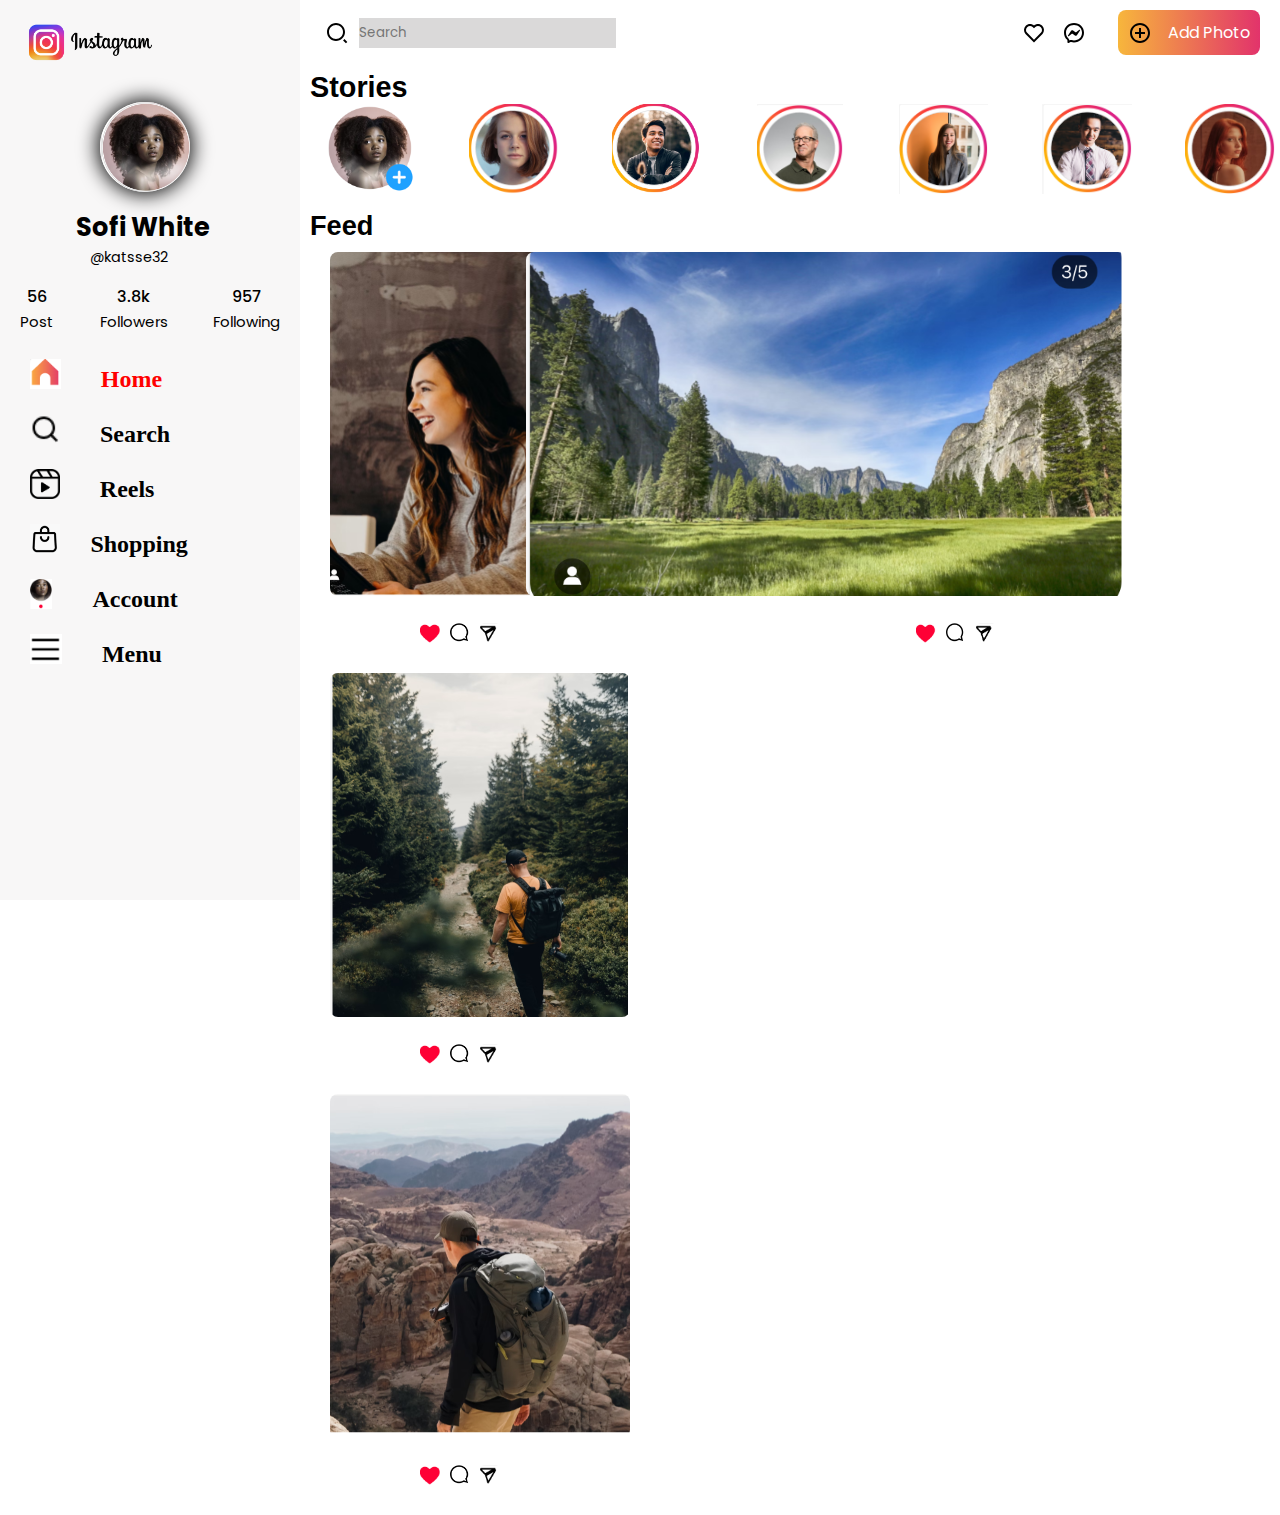
<file: index.html>
<!DOCTYPE html>
<html lang="en">
<head>
    <meta charset="UTF-8">
    <meta name="viewport" content="width=device-width, initial-scale=1.0">
    <title>Instagram</title>
    <link rel="stylesheet" href="style/style.css">

</head>
<body>
    <div class="sidebar">
        <a href="#" class="logo">
            <img src="logo-insta.png" alt="">
        </a>

        <div class="profile">
            <div class="profile-img">
                <img src="DP.png" alt="">
            </div>

            <div class="name">
                <h1>Sofi White</h1>
                <!-- <img src="at the rate.png" alt=""> -->
            </div>

            <span class="thread">@katsse32</span>
        </div>
        <div class="about">

           <div class="box">
            <h3>56</h3>
            <span>Post</span>
           </div>
            
           <div class="box">
            <h3>3.8k</h3>
            <span>Followers</span>
           </div>

           <div class="box">
            <h3>957</h3>
            <span>Following</span>
           </div>
        </div>
           
           
        <div class="menu">   
        <a href="#" class="active">
            <span class="icon">
                <img src="home.png" alt="">
                <i class="ri-search-line"></i>
                <h2 style="font-family:Bitter;">Home</h2>
                <!-- <b>Home</b> -->
            </span>
        </a>

            <a href="#">
                <span class="icon">
                    <img src="search-line.png" alt="">
                    <i class="ri-search-line"></i>
                    <h2 style="font-family:Bitter;">Search</h2>
                </span>
            </a>

            <a href="#">
                <span class="icon">
                    <img src="instagram-reels-logo-18CF7D9510-seeklogo.com.png" alt="">
                    <i class="ri-reels-line"></i>
                    <h2 style="font-family:Bitter;">Reels</h2>
                </span>
            </a>

            <a href="#">
                <span class="icon1">
                    <img src="Screenshot 2024-09-01 014201.png" alt="">
                    <i class="ri-shopping-line"></i>
                    <h2 style="font-family:Bitter;">Shopping</h2>
                </span>
            </a>

            <a href="#">
                <span class="icon">
                    <img src="active.png" alt="">
                    <i class="ri-search-line"></i>
                    <h2 style="font-family:Bitter;">Account</h2>
                </span>
            </a>

            <a href="#">
                <span class="icon">
                    <img src="bar.png" alt="">
                    <i class="ri-search-line"></i>
                    <h2 style="font-family:Bitter;">Menu</h2>
                </span>
            </a>

        </div>
        </div> 
        </div>
    </div>
    
    <div class="main-home">
        <div class="header">
            <div class="search">
                <img src="search-2-line.png" alt="">
                <i class="ri-search-2-line"></i>
                <input type="text" placeholder="Search">
            </div>
            <div class="header-content">
                <img src="heart-line.png" alt="">
                <i class="ri-heart-line"></i>
                <img src="messenger-line.png" alt="">
                <i class="ri-messenger-line"></i>
                <a href="#" class="btn">
                   <img src="add-circle-line.png" alt="">
                   <i class="ri-add-circle-line"></i>
                   <div class="btn-text">Add Photo</div>
             </a>
            </div>
        </div>
        <div class="stories-title">
            <h1 style="font-family:Arial, Helvetica, sans-serif;">Stories</h1>   
        </div>
        <div class="stories">
            <div class="stories-img color">
                <img src="llll.png" alt="">
            </div>

            <div class="stories-img color">
                <img src="1.png" alt="">
            </div>

            <div class="stories-img color">
                <img src="2.png" alt="">
            </div>

            <div class="stories-img color">
                <img src="3.png" alt="">
            </div>

            <div class="stories-img color">
                <img src="4.png" alt="">
            </div>

            <div class="stories-img color">
                <img src="5.png" alt="">
            </div>

            <div class="stories-img color">
                <img src="6.png" alt="">
            </div>
        </div>

        <div class="feed">
                <h1 style="font-family:Arial, Helvetica, sans-serif;">Feed</h1>
                </div>
        </div>
    
     <div class="main-posts">
        <div class="post-box">
            <img src="post1.png" alt="">
            <div class="post-info">
                <div class="post-profile">
                    <div class="likes"><img src="heart.png" alt=""></div>
                    <div class="likes"><img src="comment.png" alt=""></div>
                    <div class="likes"><img src="send.png" alt=""></div>
                </div>
            </div>
                    <!-- <h3>Marques B</h3> -->
        </div>   

            <div class="post-box1">
                <img src="post2.png" alt="">
                <div class="post-info">
                    <div class="post-profile">
                        <div class="likes">
                            <img src="heart.png" alt=""></div>
                            <div class="likes"><img src="comment.png" alt=""></div>
                            <div class="likes"><img src="send.png" alt=""></div>
                        </div>
                    </div>
                    <!-- <h3>Marques B</h3> -->
                </div>
            </div>

            <div class="post-box">
                <img src="post3.png" alt="">
                <div class="post-info">
                    <div class="post-profile">
                        <div class="likes"><img src="heart.png" alt=""></div>
                        <div class="likes"><img src="comment.png" alt=""></div>
                        <div class="likes"><img src="send.png" alt=""></div>
                    </div>
                </div>
                        <!-- <h3>Marques B</h3> -->
            </div>   
    
                <div class="post-box">
                    <img src="post4.png" alt="">
                    <div class="post-info">
                        <div class="post-profile">
                            <div class="likes">
                                <img src="heart.png" alt=""></div>
                                <div class="likes"><img src="comment.png" alt=""></div>
                                <div class="likes"><img src="send.png" alt=""></div>
                            </div>
                        </div>
                        <!-- <h3>Marques B</h3> -->
                    </div>
                </div>
            </div> 
        </div>  
    </div>     
</body>
</html>
</file>
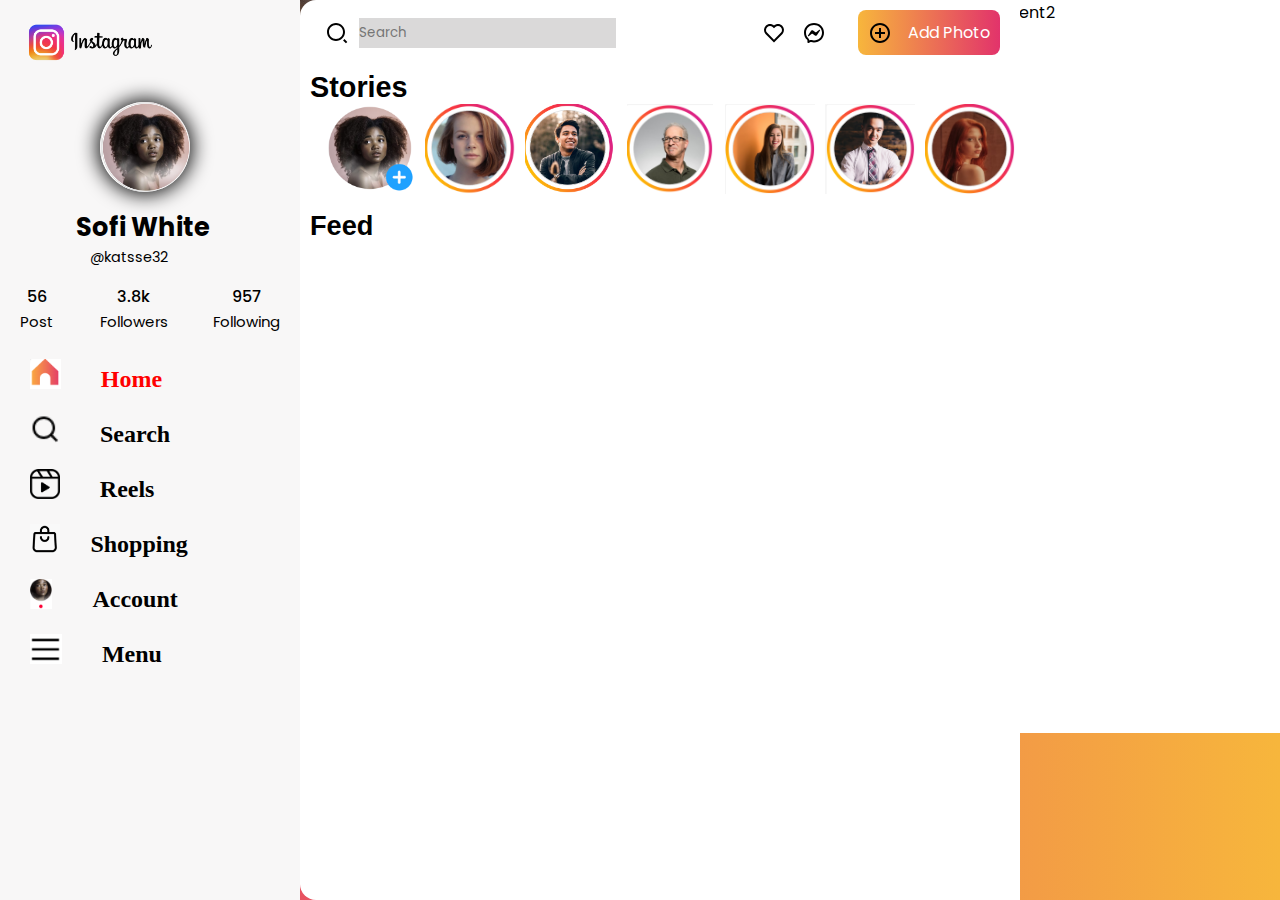
<file: abc.html>
<!DOCTYPE html>
<html lang="en">
<head>
    <meta charset="UTF-8">
    <meta name="viewport" content="width=device-width, initial-scale=1.0">
    <title>Default</title>
    <link rel="stylesheet" href="fight.css">

</head>
<body>
    <div class="sidebar">
        <a href="#" class="logo">
            <img src="logo-insta.png" alt="">
        </a>

        <div class="profile">
            <div class="profile-img">
                <img src="DP.png" alt="">
            </div>

            <div class="name">
                <h1>Sofi White</h1>
                <!-- <img src="at the rate.png" alt=""> -->
            </div>

            <span class="thread">@katsse32</span>
        </div>
        <div class="about">

           <div class="box">
            <h3>56</h3>
            <span>Post</span>
           </div>
            
           <div class="box">
            <h3>3.8k</h3>
            <span>Followers</span>
           </div>

           <div class="box">
            <h3>957</h3>
            <span>Following</span>
           </div>
        </div>
           
           
        <div class="menu">   
        <a href="#" class="active">
            <span class="icon">
                <img src="home.png" alt="">
                <i class="ri-search-line"></i>
                <h2 style="font-family:Bitter;">Home</h2>
                <!-- <b>Home</b> -->
            </span>
        </a>

            <a href="#">
                <span class="icon">
                    <img src="search-line.png" alt="">
                    <i class="ri-search-line"></i>
                    <h2 style="font-family:Bitter;">Search</h2>
                </span>
            </a>

            <a href="#">
                <span class="icon">
                    <img src="instagram-reels-logo-18CF7D9510-seeklogo.com.png" alt="">
                    <i class="ri-reels-line"></i>
                    <h2 style="font-family:Bitter;">Reels</h2>
                </span>
            </a>

            <a href="#">
                <span class="icon1">
                    <img src="Screenshot 2024-09-01 014201.png" alt="">
                    <i class="ri-shopping-line"></i>
                    <h2 style="font-family:Bitter;">Shopping</h2>
                </span>
            </a>

            <a href="#">
                <span class="icon">
                    <img src="active.png" alt="">
                    <i class="ri-search-line"></i>
                    <h2 style="font-family:Bitter;">Account</h2>
                </span>
            </a>

            <a href="#">
                <span class="icon">
                    <img src="bar.png" alt="">
                    <i class="ri-search-line"></i>
                    <h2 style="font-family:Bitter;">Menu</h2>
                </span>
            </a>

        </div>
        </div> 
        </div>
    </div>
    
    <div class="main-home">
        <div class="header">
            <div class="search">
                <img src="search-2-line.png" alt="">
                <i class="ri-search-2-line"></i>
                <input type="text" placeholder="Search">
            </div>
            <div class="header-content">
                <img src="heart-line.png" alt="">
                <i class="ri-heart-line"></i>
                <img src="messenger-line.png" alt="">
                <i class="ri-messenger-line"></i>
                <a href="#" class="btn">
                   <img src="add-circle-line.png" alt="">
                   <i class="ri-add-circle-line"></i>
                   <div class="btn-text">Add Photo</div>
             </a>
            </div>
        </div>
        <div class="stories-title">
            <h1 style="font-family:Arial, Helvetica, sans-serif;">Stories</h1>   
        </div>
        <div class="stories">
            <div class="stories-img color">
                <img src="llll.png" alt="">
            </div>

            <div class="stories-img color">
                <img src="1.png" alt="">
            </div>

            <div class="stories-img color">
                <img src="2.png" alt="">
            </div>

            <div class="stories-img color">
                <img src="3.png" alt="">
            </div>

            <div class="stories-img color">
                <img src="4.png" alt="">
            </div>

            <div class="stories-img color">
                <img src="5.png" alt="">
            </div>

            <div class="stories-img color">
                <img src="6.png" alt="">
            </div>
        </div>

        <div class="feed">
                <h1 style="font-family:Arial, Helvetica, sans-serif;">Feed</h1>
                </div>
        </div>
    
        <div class="main-posts">
            <!-- <div class="post-box">
                <img src="post1.png" alt="">
                <div class="post-info">
                    <div class="post-profile">
                        <div class="likes">
                        <img src="heart.png" alt=""></div>
                        <div class="likes"><img src="comment.png" alt=""></div>
                        <div class="likes"><img src="bookmark.png" alt=""></div>
                        </div>
                    </div>
                     <h3>Marques B</h3> 
                </div>
            </div>

            <div class="post-box">
                <img src="post2.png" alt="">
                <div class="post-info">
                    <div class="post-profile">
                        <div class="likes">
                        <img src="heart.png" alt=""></div>
                        <div class="likes"><img src="comment.png" alt=""></div>
                        <div class="likes"><img src="bookmark.png" alt=""></div>
                        </div>
                    </div>
                     <h3>Marques B</h3> 
                </div>
            </div>

            <div class="post-box">
                <img src="post3.png" alt="">
                <div class="post-info">
                    <div class="post-profile">
                        <div class="likes">
                        <img src="heart.png" alt=""></div>
                        <div class="likes"><img src="comment.png" alt=""></div>
                        <div class="likes"><img src="bookmark.png" alt=""></div>
                        </div>
                    </div>
                     <h3>Marques B</h3>
                </div>
            </div>

    <div class="post-box">
        <img src="post4.png" alt="">
        <div class="post-info">
            <div class="post-profile">
                <div class="likes"><img src="heart.png" alt=""></div>
                <div class="likes"><img src="comment.png" alt=""></div>
                <div class="likes"><img src="bookmark.png" alt=""></div>
            </div>
            </div>
                     <h3>Marques B</h3> 
            </div>
    </div>  -->
    <div class="main-posts">
        <div class="post1"><img src="post1.png" alt=""></div>
        <div class="child Sidebar">Sidebar</div>
        <div class="child c1 ">Content1</div>
        <div class="child c2">Content2</div>
        <div class="child c3">Content3</div>
        <div class="child Footer">Footer</div>
    </div>
    
</body>
</html>
</file>
<file: style/style.css>
@import url('https://fonts.googleapis.com/css2?family=Poppins:ital,wght@0,100;0,200;0,300;0,400;0,500;0,600;0,700;0,800;0,900;1,100;1,200;1,300;1,400;1,500;1,600;1,700;1,800;1,900&display=swap');


*{
    font-family: "Poppins" , sans-serif;
    margin: 0;
    padding: 0;
    box-sizing: border-box ;
    list-style: none;
    text-decoration: none;
}
body{
    background: white;
}
:root{
    background: linear-gradient(to right, #e2336b,rgb(247, 182, 60) );
}

.sidebar{
    position:fixed;
    width: 300px;
    height: 100vh;
    background: rgb(248, 247, 247);
    padding: 20px;

}

.main-home{
    position: var(100%-300px);
    margin-left: 300px;
    width: calc(100%-300px);
    min-height: 20vh;
    top: 0;
    left: 300px;
    background: white;
    border-radius: 1rem 0 0 1rem;
    z-index: 1000;
}
.logo img{
    width: 140px;
    padding-bottom: 30px;
}

.profile-img{
    display: flex;
    flex-direction: row;
    align-items: center;
    justify-content: center;
    width: 90px;
    height: 90px;
    border-radius: 100%;
    /* border: 2px solid white; */
}
.profile-img img{
    padding-left: 0px;
    margin-left: 160px;
    width: 90px;
    
    box-shadow: 0 0 20px 2px ;
    height: 90px;
    object-fit: cover;
    border-radius: 100%;
    object-position: center;

}

.profile-img img{
    display: block;
    width: 100%;
    /* border-radius: 5px  ; */
}
.profile-img:hover{
    transform: scale(1.3);
    z-index: 2;
}

.name{
    display: flex;
    align-items: center;
    padding-left: 50px;
    margin: 1rem 0 0 0.4rem; 
}

.name h1{
    text-align: center;
    font-size: 1.6rem;
    padding-left: 0px;
    /* font-family: sans-serif; */
}

.name img{
    margin-left: 4px;
    object-fit: contain ;
}

.thread{
    display: flex;
    align-items: center;
    padding-left: 70px;
    padding-top: 0px;
    font-size: 0.9rem;
}

.about{
    display: flex;
    justify-content:space-between;
    margin-top: 1rem;
}

.box{
    text-align: center;  
}
.box h3{
    font-size: 1rem;
    font-weight: 500;
}
.box span{
    font-size: 0.938rem;
    font-weight: 400;
}

.icon{
    display: flex;
    width: 30px;
    height: 30px;
    padding-top: 0px;
    margin-top: 25px;
    margin-left: 10px;
}
.icon h2{
    display: flex;
    margin-left: 40px;
}
.icon1{
    display: flex;
    width: 40px;
    height: 30px;
    padding-top: 0px;
    margin-top: 25px;
    margin-left: 10px;
}
.icon1 h2{
    display: flex;
    margin-left: 30px;
    
}


.menu a{
    width: 100%;
    font-size: 1rem;
    color: black;
    display: flex;
    align-items: center;
    line-height: 40px;
}
.menu a:hover,
.menu .active{
    color: red;
}


.main-home{
    padding: 10px;
    overflow: hidden;
}
.header{
    display: flex;
    align-items: center;
    justify-content: space-between;

}
.search{
    display: flex;
    align-items: center;
    margin-left: 5px;
    background: white;
    width: 200px;
    height: 2.4rem;
    padding: 10px;
    border-radius: 10px;
}
.search input{
    border: none;
    outline: none;
    height: 30px;
    background: rgb(218, 217, 217);
    margin-left: 10px;
    text-align:justify;
}

.search o{
    font-size: 60px;
    margin-left: 10px;
}

.header-content{
    display: flex;
    align-items:center;
    
}
.header-content i{
    color: black;
    font-size: 20px;
    margin-left: 1rem;
    align-content: end;
}
.header-content .btn{
    display:flex;
    align-items:end;
    margin-right: 10px;
    padding: 10px;
    border-radius: 8px;
    background: linear-gradient(to right,rgb(247, 182, 60), #e2336b );
    margin-left: 1rem;
}

.header-content .btn i{
    color: hsla(0, 0%, 100%, 0.6);
    margin-right: 10;
}
.btn-text{
    color: white;
}

.stories-title{
    display: flex;
    justify-content: space-between;
    margin-top: 1rem;
}
.stories-title h1{
    font-size: 1.8rem;
}
.stories-title .btn i{
    font-size: 24px;
    margin-right: 10px;
}
.stories-title .btn{
    display: flex;
    align-items: center;
}
.stories{
    display: flex;
    align-items: center;
    justify-content: space-between;
    margin-top: 0rem;
}
.stories-img img{
    padding-left: 0px;
    margin-left: 10px;
    width: 90px;
    height: 90px;
    object-fit: cover;
    /* border-radius: 100%; */
    object-position: center;

}
.stories-img{
    display: flex;
    flex-direction: row;
    align-items: center;
    justify-content: center;
    margin-left: 10px;
    margin-top: 0px;
    width: 90px;
    height: 90px;
    border-radius: 100%;
    /* border: 2px solid white; */
}
.stories-img img{
    display: block;
    width: 100%;
    /* border-radius: 5px  ; */
}
.stories-img:hover{
    transform: scale(1.3);
    z-index: 2;
}
.stories-lll img{
    padding-left: 0px;
    margin-left: 10px;
    width: 90px;
    height: 90px;
    object-fit: cover;
    border-radius: 100%;
    object-position: center;
}
.feed{
    display: flex;
    align-items: center;
    justify-content: space-between;
    margin-top: 1rem;
}
.feed h1{
    font-size: 1.7rem;
}
.main-posts{
    display: grid;
    grid-template-columns: repeat(auto-fit,minmax(300px,auto));
    gap:11px;
}
.post-box{
    width: 300px;
    margin-left: 10px;
}
.post-box img{
    width: 100%;
    height: 344px;
    margin-left: 320px;
    margin-top: 0cm;
    object-fit: cover;
    border-radius: 0.5rem;
}
.post-box1{
    width: 600px;
    margin-left: 10px;
}
.post-box1 img{
    width: 100%;
    height: 344px;
    margin-left: 20px;
    margin-top: 0cm;
    object-fit: cover;
    border-radius: 0.5rem;
}
.post-info{
    display: flex;
    align-items: center;
    justify-content: space-between;
}
.post-img{
    display: flex;
    align-items: center;
    justify-content: center;
    width: 35px;
    height: 35px;
    border: 2px solid rgb(225, 51, 51);
    border-radius: 50%;

}
.post img{
    display: flex;
    flex-direction: row;
    transition: 1s;
    width: 9px;
    height: 27px;
    object-fit: cover;
    border-radius: 50%;
    object-position: center;
}
.post-profile{
    width: 90%;
    padding: 20px;
    margin: 100px auto;
    display: flex;
    flex-direction: row;
    justify-content: center;
    align-items: center;
}
.post-profile h3{
    font-size: 12px;
    font-weight: 600px;
    
}
.likes{
    display:flex;
    align-items: center;
    margin-top: 0px;
    margin-left: 10px;
    margin-bottom: 10px;
    width: 20px;
}
.likes img{
    display: flex;
    height: 20px;
    width: 20px;
    margin-left: 310px;
}
.post-profile{
    width: 250px;
    margin: 0 10px;
    box-shadow: center;
}
.post-profile img{
    display: block;
    width: 100%;
    border-radius: 5px;
}
.post-profile img:hover{
    transform: scale(1.3);
    z-index: 2;
}
.likes span{
    font-size: 14px;
    margin-left: 7px;

}
</file>
<file: fight.css>
@import url('https://fonts.googleapis.com/css2?family=Poppins:ital,wght@0,100;0,200;0,300;0,400;0,500;0,600;0,700;0,800;0,900;1,100;1,200;1,300;1,400;1,500;1,600;1,700;1,800;1,900&display=swap');


*{
    font-family: "Poppins" , sans-serif;
    margin: 0;
    padding: 0;
    box-sizing: border-box ;
    list-style: none;
    text-decoration: none;
}
body{
    background: white;
}
:root{
    background: linear-gradient(to right, #e2336b,rgb(247, 182, 60) );
}

.sidebar{
    position:fixed;
    width: 300px;
    height: 100vh;
    background: rgb(248, 247, 247);
    padding: 20px;

}

.main-home{
    position: fixed;
    /* margin-left: 300px; */
    width: calc(100%-300px);
    min-height: 100vh;
    top: 0;
    left: 300px;
    background: white;
    border-radius: 1rem 0 0 1rem;
    z-index: 1000;
}
.logo img{
    width: 140px;
    padding-bottom: 30px;
}

.profile-img{
    display: flex;
    flex-direction: row;
    align-items: center;
    justify-content: center;
    width: 90px;
    height: 90px;
    border-radius: 100%;
    /* border: 2px solid white; */
}
.profile-img img{
    padding-left: 0px;
    margin-left: 160px;
    width: 90px;
    
    box-shadow: 0 0 20px 2px ;
    height: 90px;
    object-fit: cover;
    border-radius: 100%;
    object-position: center;

}

.profile-img img{
    display: block;
    width: 100%;
    /* border-radius: 5px  ; */
}
.profile-img:hover{
    transform: scale(1.3);
    z-index: 2;
}

.name{
    display: flex;
    align-items: center;
    padding-left: 50px;
    margin: 1rem 0 0 0.4rem; 
}

.name h1{
    text-align: center;
    font-size: 1.6rem;
    padding-left: 0px;
    /* font-family: sans-serif; */
}

.name img{
    margin-left: 4px;
    object-fit: contain ;
}

.thread{
    display: flex;
    align-items: center;
    padding-left: 70px;
    padding-top: 0px;
    font-size: 0.9rem;
}

.about{
    display: flex;
    justify-content:space-between;
    margin-top: 1rem;
}

.box{
    text-align: center;  
}
.box h3{
    font-size: 1rem;
    font-weight: 500;
}
.box span{
    font-size: 0.938rem;
    font-weight: 400;
}

.icon{
    display: flex;
    width: 30px;
    height: 30px;
    padding-top: 0px;
    margin-top: 25px;
    margin-left: 10px;
}
.icon h2{
    display: flex;
    margin-left: 40px;
}
.icon1{
    display: flex;
    width: 40px;
    height: 30px;
    padding-top: 0px;
    margin-top: 25px;
    margin-left: 10px;
}
.icon1 h2{
    display: flex;
    margin-left: 30px;
    
}


.menu a{
    width: 100%;
    font-size: 1rem;
    color: black;
    display: flex;
    align-items: center;
    line-height: 40px;
}
.menu a:hover,
.menu .active{
    color: red;
}


.main-home{
    padding: 10px;
    overflow: hidden;
}
.header{
    display: flex;
    align-items: center;
    justify-content: space-between;

}
.search{
    display: flex;
    align-items: center;
    margin-left: 5px;
    background: white;
    width: 200px;
    height: 2.4rem;
    padding: 10px;
    border-radius: 10px;
}
.search input{
    border: none;
    outline: none;
    height: 30px;
    background: rgb(218, 217, 217);
    margin-left: 10px;
    text-align:justify;
}

.search o{
    font-size: 60px;
    margin-left: 10px;
}

.header-content{
    display: flex;
    align-items:center;
    
}
.header-content i{
    color: black;
    font-size: 20px;
    margin-left: 1rem;
    align-content: end;
}
.header-content .btn{
    display:flex;
    align-items:end;
    margin-right: 10px;
    padding: 10px;
    border-radius: 8px;
    background: linear-gradient(to right,rgb(247, 182, 60), #e2336b );
    margin-left: 1rem;
}

.header-content .btn i{
    color: hsla(0, 0%, 100%, 0.6);
    margin-right: 10;
}
.btn-text{
    color: white;
}

.stories-title{
    display: flex;
    justify-content: space-between;
    margin-top: 1rem;
}
.stories-title h1{
    font-size: 1.8rem;
}
.stories-title .btn i{
    font-size: 24px;
    margin-right: 10px;
}
.stories-title .btn{
    display: flex;
    align-items: center;
}
.stories{
    display: flex;
    align-items: center;
    justify-content: space-between;
    margin-top: 0rem;
}
.stories-img img{
    padding-left: 0px;
    margin-left: 10px;
    width: 90px;
    height: 90px;
    object-fit: cover;
    /* border-radius: 100%; */
    object-position: center;

}
.stories-img{
    display: flex;
    flex-direction: row;
    align-items: center;
    justify-content: center;
    margin-left: 10px;
    margin-top: 0px;
    width: 90px;
    height: 90px;
    border-radius: 100%;
    /* border: 2px solid white; */
}
.stories-img img{
    display: block;
    width: 100%;
    /* border-radius: 5px  ; */
}
.stories-img:hover{
    transform: scale(1.3);
    z-index: 2;
}
.stories-lll img{
    padding-left: 0px;
    margin-left: 10px;
    width: 90px;
    height: 90px;
    object-fit: cover;
    border-radius: 100%;
    object-position: center;
}
.feed{
    display: flex;
    align-items: center;
    justify-content: space-between;
    margin-top: 1rem;
}
.feed h1{
    font-size: 1.7rem;
}
.main-posts{
    display: grid;
    grid-template-columns: repeat(auto-fit,minmax(300px,auto));
    gap:11px;
}
.post-box{
    width: 300px;
    margin-left: 10px;
}
.post-box img{
    width: 100%;
    height: 344px;
    margin-left: 320px;
    margin-top: 0cm;
    object-fit: cover;
    border-radius: 0.5rem;
}
.post-info{
    display: flex;
    align-items: center;
    justify-content: space-between;
}
.post-img{
    display: flex;
    align-items: center;
    justify-content: center;
    width: 35px;
    height: 35px;
    border: 2px solid rgb(225, 51, 51);
    border-radius: 50%;

}
.post-img img{
    width: 27px;
    height: 27px;
    object-fit: cover;
    border-radius: 50%;
    object-position: center;
}
.post-profile{
    display: flex;
    align-items: center;
}
.post-profile h3{
    font-size: 12px;
    font-weight: 600px;
    margin-left: 5px;
}
.likes{
    display:flex;
    align-items: center;
}
.likes img{
    display: flex;
    height: 20px;
    width: 20px;
    margin-left: 310px;
}
.likes span{
    font-size: 14px;
    margin-left: 7px;

}
</file>
